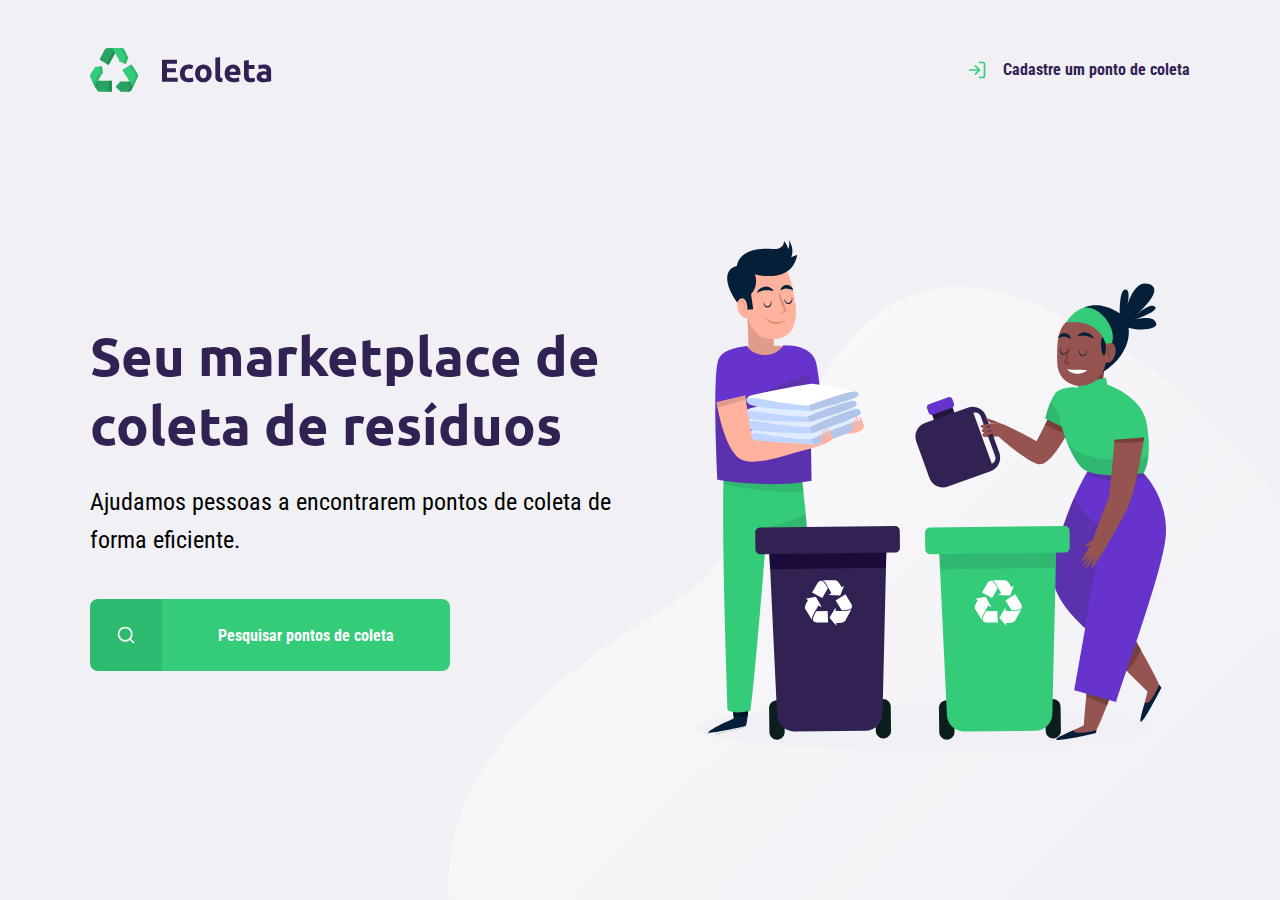
<file: index.html>
<!DOCTYPE html>
<html lang="pt-br">
    <head>
        <meta charset="UTF-8">
        <meta name="viewport" content="width=device-width, initial-scale=1.0">
        <title>NLW</title>

        <link href="https://fonts.googleapis.com/css2?family=Roboto+Condensed&family=Ubuntu:wght@700&display=swap" rel="stylesheet">

        <link rel="stylesheet" href="styles/main.css">
        <link rel="stylesheet" href="styles/home.css">
        <link rel="stylesheet" href="styles/responsive.css">
        
    </head>
    
    <body>

        <div id="page-home">

            <div class="content">

                <header>
                    <img src="/assets/logo.svg" alt="LogoMarca">
                
                    <a href="#">
                        <span> </span>
                        Cadastre um ponto de coleta
                    </a>

                </header>
                
                <main>
                    
                    <h1 class="red">Seu marketplace de coleta de resíduos</h1>
                
                    <p> Ajudamos pessoas a encontrarem pontos de coleta de forma eficiente.</p>
                    
                    <a href="#"><span></span><strong>Pesquisar pontos de coleta</strong></a>
                </main>
                

            </div>

        </div>  
    </body>
</html>
</file>
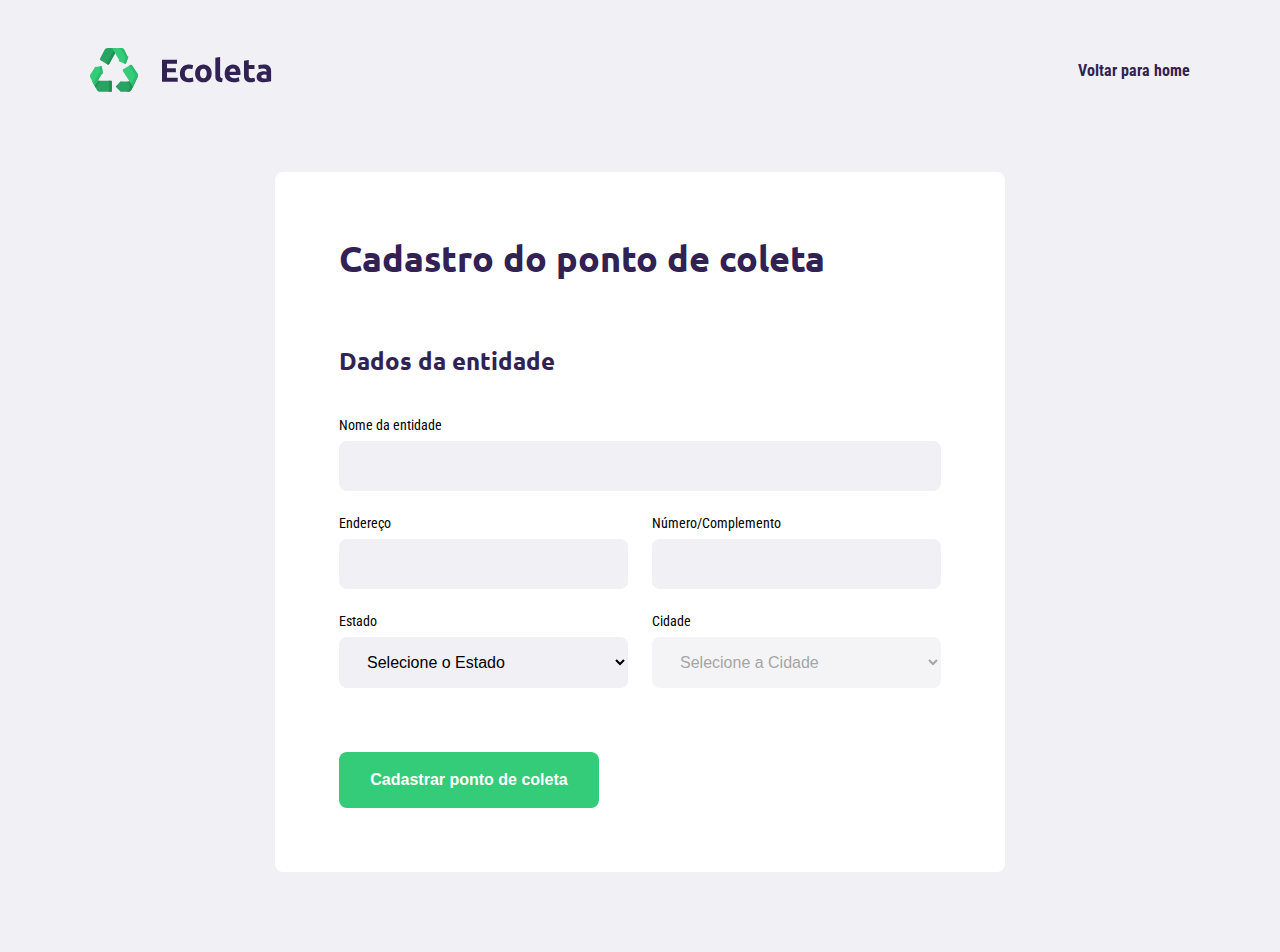
<file: create-point.html>
<!DOCTYPE html>
<html lang="pt-br">
    <head>
        <meta charset="UTF-8">
        <meta name="viewport" content="width=device-width, initial-scale=1.0">
        <title>Criar um Ponto de Coleta</title>

        <link href="https://fonts.googleapis.com/css2?family=Roboto+Condensed&family=Ubuntu:wght@700&display=swap" rel="stylesheet">

        <link rel="stylesheet" href="styles/main.css">
        <link rel="stylesheet" href="styles/create-point.css">

        <link rel="stylesheet" href="styles/responsive.css">
        
    </head>
    
    <body>

        <div id="page-create-point">
              
            <header>
                    <img src="/assets/logo.svg" alt="LogoMarca">
                
                    <a href="#">
                        <span> </span>
                        Voltar para home                        
                    </a>
            </header>
            
            
            <form action="">
                
                <h1>Cadastro do ponto de coleta</h1>

                <fieldset>
                    <legend>
                        <h2>Dados da entidade</h2>
                    </legend>

                    <div class="field">
                        <label for="name">Nome da entidade</label>
                        <input type="text" name="name">
                    </div>

                    <div class="field-group">
                        <div class="field">
                            <label for="address">Endereço</label>
                            <input type="text" name="address">
                        </div>

                        <div class="field">
                            <label for="address2">Número/Complemento</label>
                            <input type="text" name="address2">
                        </div>
                    </div>

                    <div class="field-group">

                        <div class="field">
                            <label for="state">Estado</label>
                            <select name="uf">
                                <option value="">Selecione o Estado</option>
                            </select>

                            <input type="hidden" name="state">
                        </div>

                        <div class="field">
                            <label for="state">Cidade</label>
                            <select name="city" disabled>
                                <option value="">Selecione a Cidade</option>
                            </select>
                        </div>

                    </div>


                    
                </fieldset>
                
                <button type="submit">Cadastrar ponto de coleta</button>
            </form>
        </div>

        <script src="scripts/create-point.js"></script>
    </body>
</html>
</file>
<file: styles/main.css>
:root {
    --title-color:  #322153;
    --primary-color: #34cb79;
}

* {
    margin: 0;
    padding: 0;
    box-sizing: border-box;
}

html {
    font-family: 'Roboto Condensed', sans-serif;
}

body {
    background: #f0f0f5;
    -webkit-font-smoothing: antialiased;
}

a {
    text-decoration: none;
}

h1, h2, h3, h4, h5, h6 {
    color: var(--title-color);
    font-family: 'Ubuntu', sans-serif;
}

/* BOX MODEL 
   Modelo de caixa, toda caixa tem,
   largura, altura, espaçamentos, preenchimentos, bordas,
   cor, fundo, maneira que é vista pelo html (display),
   posicionamento,
   alinhamentos
*/
</file>
<file: styles/home.css>
#page-home {
    height: 100vh;

    background: url('../assets/home-background.svg') no-repeat;
    background-position: 35vw bottom;
    
}

#page-home .content {
    width: 90%;
    max-width: 1100px;
    height: 100%;
    display: flex;

    flex-direction: column;

    margin: 0 auto;
}

#page-home header {
   
    margin-top: 48px;

    display: flex;
    align-items: center;
    justify-content: space-between;
}

#page-home header a {
    display: flex;
    color: var(--title-color);
    font-weight: 700;
}

#page-home header a span {
    margin-right:  16px;
    display: flex;
    background-image: url('../assets/log-in.svg');

    width: 20px;
    height: 20px;
}

#page-home main { 
    max-width: 560px;

    flex: 1;

    display: flex;

    flex-direction: column;

    justify-content: center;
}

#page-home main h1 { 
    font-size: 54px;
}

#page-home main p {
    font-size: 24px;
    line-height: 38px;
    margin-top: 24px;
}

#page-home main a {
    width: 100%;
    max-width: 360px;
    height: 72px;

    border-radius: 8px;

    display: flex;
    align-items: center;

    margin-top: 40px;

    background-color: var(--primary-color);

    transition: 400ms;
}

#page-home main a:hover {
    background-color: #2fb86e;
}

#page-home main a span {

    width: 72px;
    height: 72px;

    border-top-left-radius: 8px;
    border-bottom-left-radius: 8px;

    background-color:rgba(0, 0, 0, 0.08);

    display: flex;
    align-items: center;
    justify-content: center;
}

#page-home main a span::after {
    content: "";
    background-image: url('../assets/search.svg');

    width: 20px;
    height: 20px;
}

#page-home main a strong {
    color: white;
    flex: 1;
    text-align: center;
}
</file>
<file: styles/responsive.css>
@media (max-width: 900px) {
    #page-home {
        background-position-x: 70vw;
    }

    #page-home .content {
        align-items: center;
        text-align: center;
    }

    #page-home header a {
        position: absolute;
        bottom: 48px;

        left: 50%;
        transform: translateX(-50%);
    }

    #page-home main {
        align-items: center;
    }
}

@media (min-width:1700px) {
    #page-home {
        background-position-x: 40vw;   
    }
}

@media (max-height: 760px) {
    #page-home {
        background-position-y: 200px;   
    }
}
</file>
<file: styles/create-point.css>
#page-create-point {
    width: 90%;
    max-width: 1100px;
    /*alinhamento de caixa LADO DE FORA  */
    margin: 0 auto;
}

#page-create-point header {
    margin-top: 48px;
    display: flex;
    justify-content: space-between;
    align-items: center;
}

#page-create-point header a {
    color: var(--title-color);
    font-weight: bold;
    display: flex;
    align-items: center;
}

#page-create-point header a spam {
    margin-right: 16px;
    background-image: url('../assets/arrow-left.svg');
    display: flex;
    width: 20px;
    height: 24px;
}

form {
    background-color: white;
    
    /* preenchimento */
    margin: 80px auto;
    padding: 64px;
    border-radius: 8px;
    margin-top: 80px;
    max-width: 730px;
}

form h1 {
    font-size: 36px;
}

form fieldset {
    margin-top: 64px;
    border: 0;
}

form legend {
    margin-bottom: 40px;
}

form legend h2 {
    font-size: 24px;
}

form .field {
    flex: 1;
    display: flex;
    flex-direction: column;
    margin-bottom: 24px;
}

form .field-group {
    display: flex;
}

form input, form select {
    background-color: #F0F0F5;
    border: 0;
    padding: 16px 24px;
    font-size: 16px;
    outline: none; /* quando seleciona o campo, a linha preta em volta da caixa some */
    border-radius: 8px;
}

form selec { /* para chrome e mozilla */
    -webkit-appearance: none;
    -moz-appearance: none;
    appearance: none;
}

form label {
    font-size: 14px;
    margin-bottom: 8px;
}

form .field-group .field + .field { /* field que esta seguido de field, so temos um que eh o Numero/Complemento */
    margin-left: 24px;
}

form button {
    width: 260px;
    height: 56px;
    background-color: var(--primary-color);
    border-radius: 8px;
    color: white;
    font-weight: bold;
    font-size: 16px;
    border: 0;
    margin-top: 40px;
    /* transition: 400ms; transicao aplicada para tudo que aceita no botao */
    transition: background-color 400ms; /* seria apenas para a cor */
}

form button:hover { /* quando passar o mouse em cima */
    background-color: #2fb86e;
}
</file>
